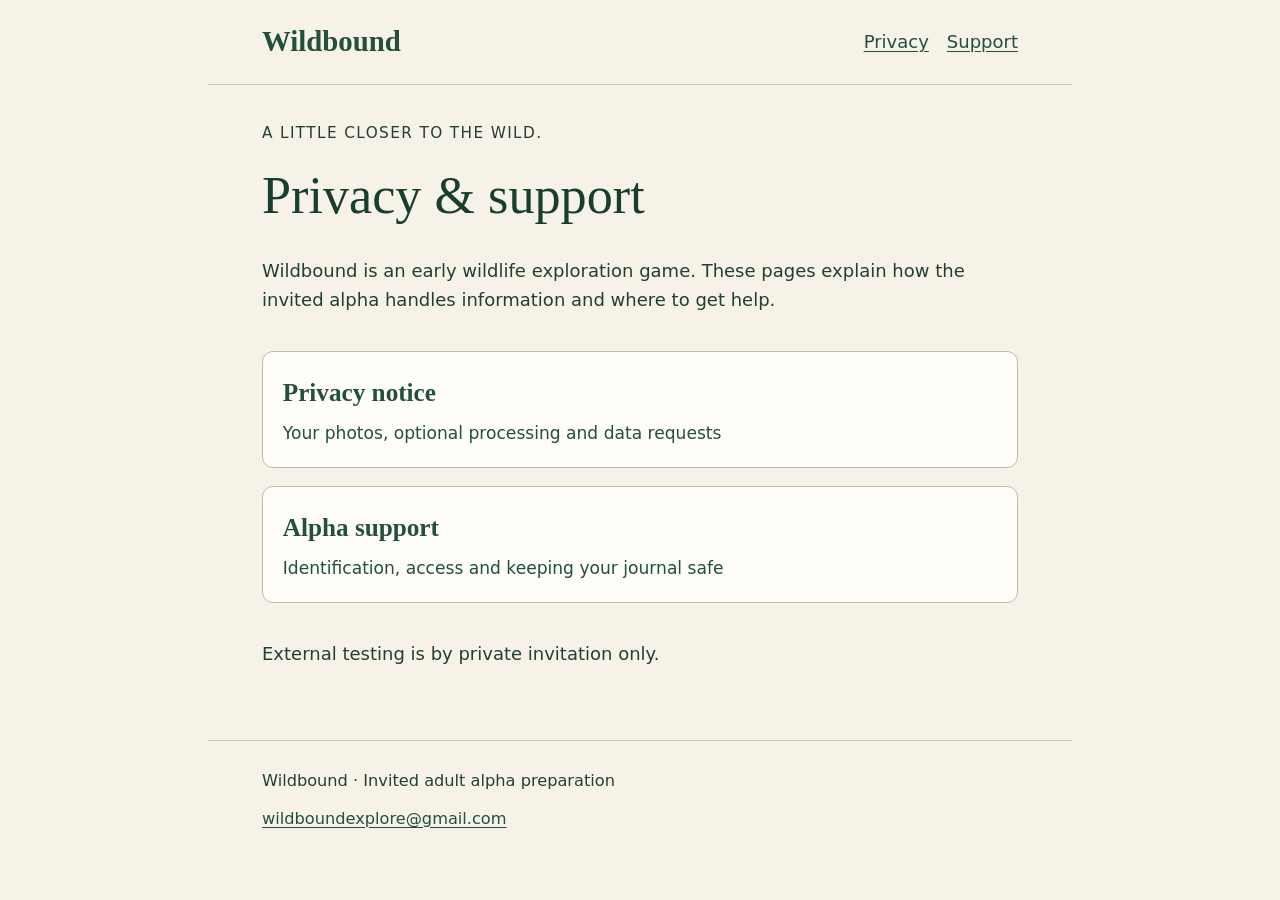
<file: index.html>
<!doctype html>
<html lang="en">
  <head>
    <meta charset="utf-8" />
    <meta name="viewport" content="width=device-width, initial-scale=1" />
    <meta name="robots" content="noindex, nofollow" />
    <meta name="referrer" content="no-referrer" />
    <meta
      http-equiv="Content-Security-Policy"
      content="default-src 'none'; style-src 'self'; img-src 'self'; base-uri 'none'; form-action 'none'"
    />
    <title>Privacy & support · Wildbound</title>
    <link rel="stylesheet" href="./styles.css" />
  </head>
  <body>
    <a class="skip" href="#main">Skip to content</a>
    <header>
      <a class="brand" href="./">Wildbound</a>
      <nav aria-label="Site">
        <a href="./privacy/">Privacy</a><a href="./support/">Support</a>
      </nav>
    </header>
    <main id="main">
      <p class="eyebrow">A little closer to the wild.</p>
      <h1>Privacy &amp; support</h1>
      <p>
        Wildbound is an early wildlife exploration game. These pages explain how
        the invited alpha handles information and where to get help.
      </p>
      <div class="choices">
        <a href="privacy/"
          ><strong>Privacy notice</strong
          ><span>Your photos, optional processing and data requests</span></a
        ><a href="support/"
          ><strong>Alpha support</strong
          ><span>Identification, access and keeping your journal safe</span></a
        >
      </div>
      <p>External testing is by private invitation only.</p>
    </main>
    <footer>
      Wildbound · Invited adult alpha preparation<br />
      <a href="mailto:wildboundexplore@gmail.com">wildboundexplore@gmail.com</a>
    </footer>
  </body>
</html>
</file>
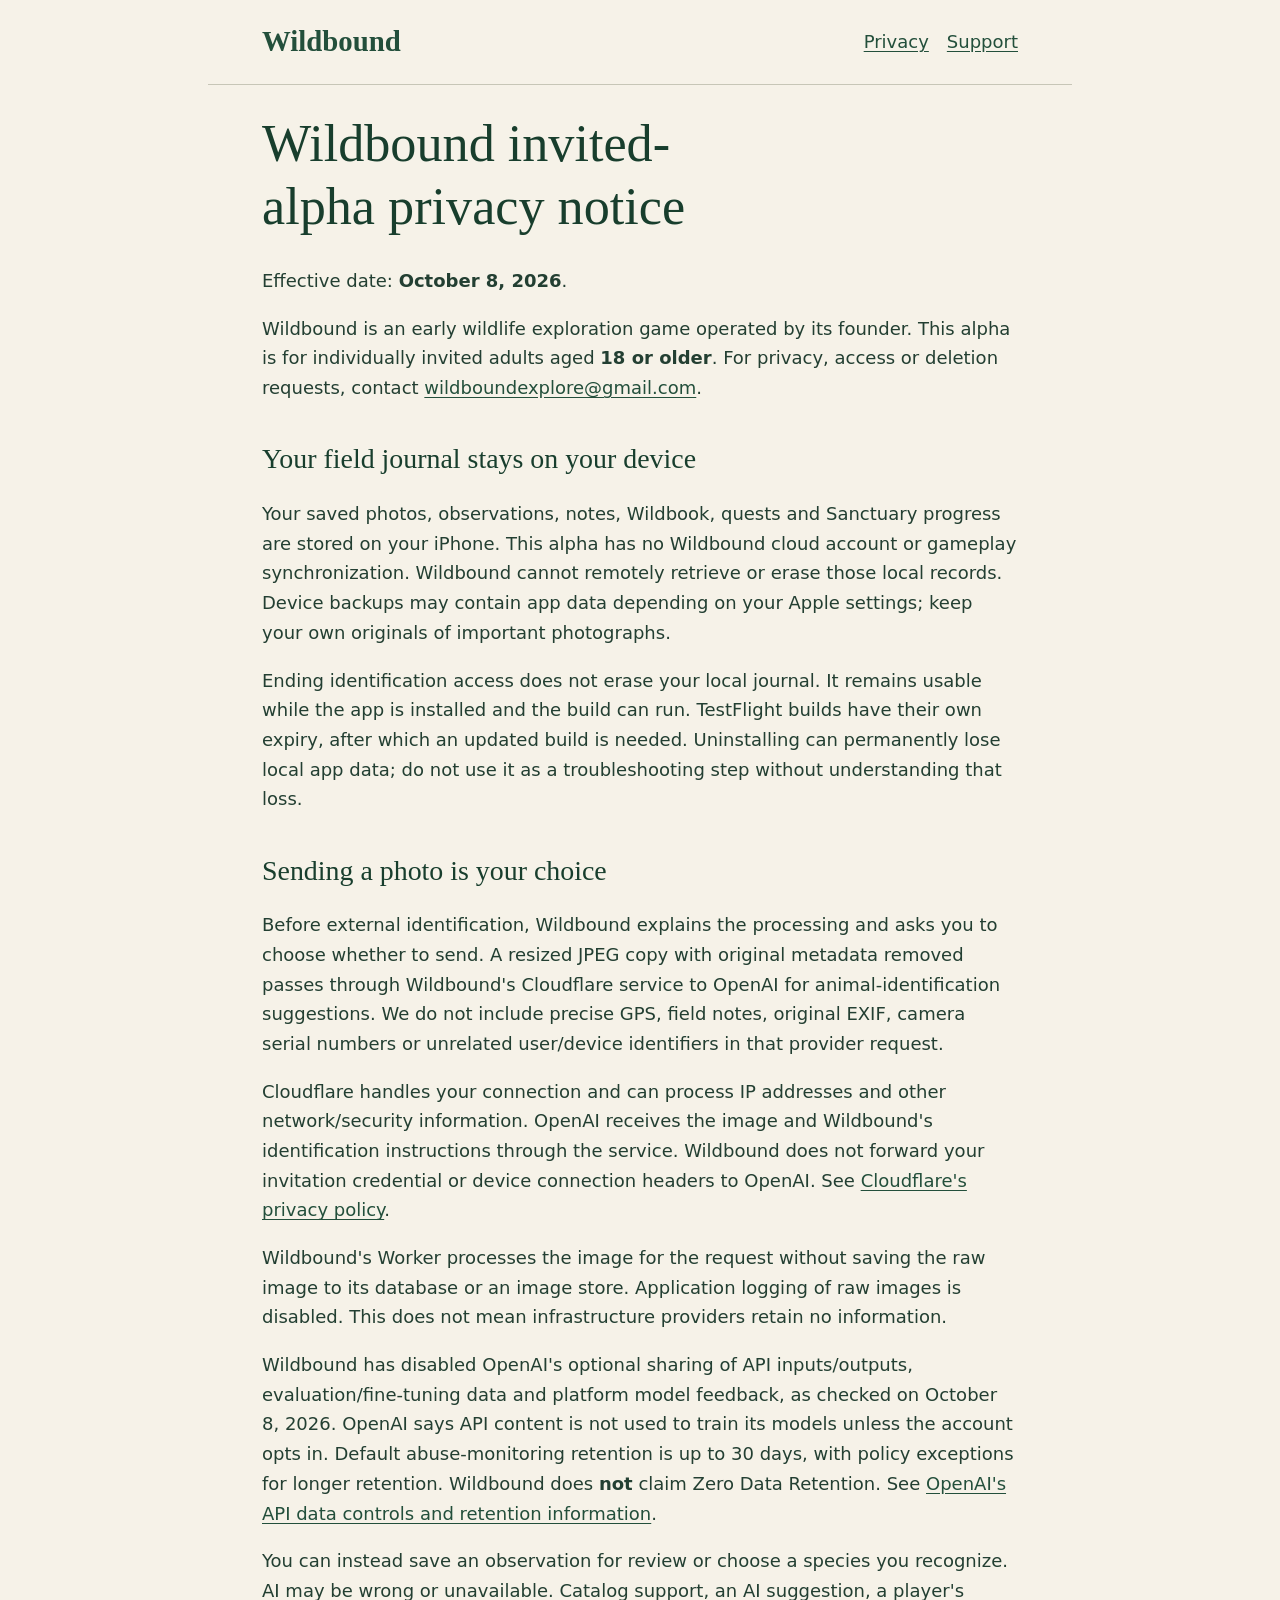
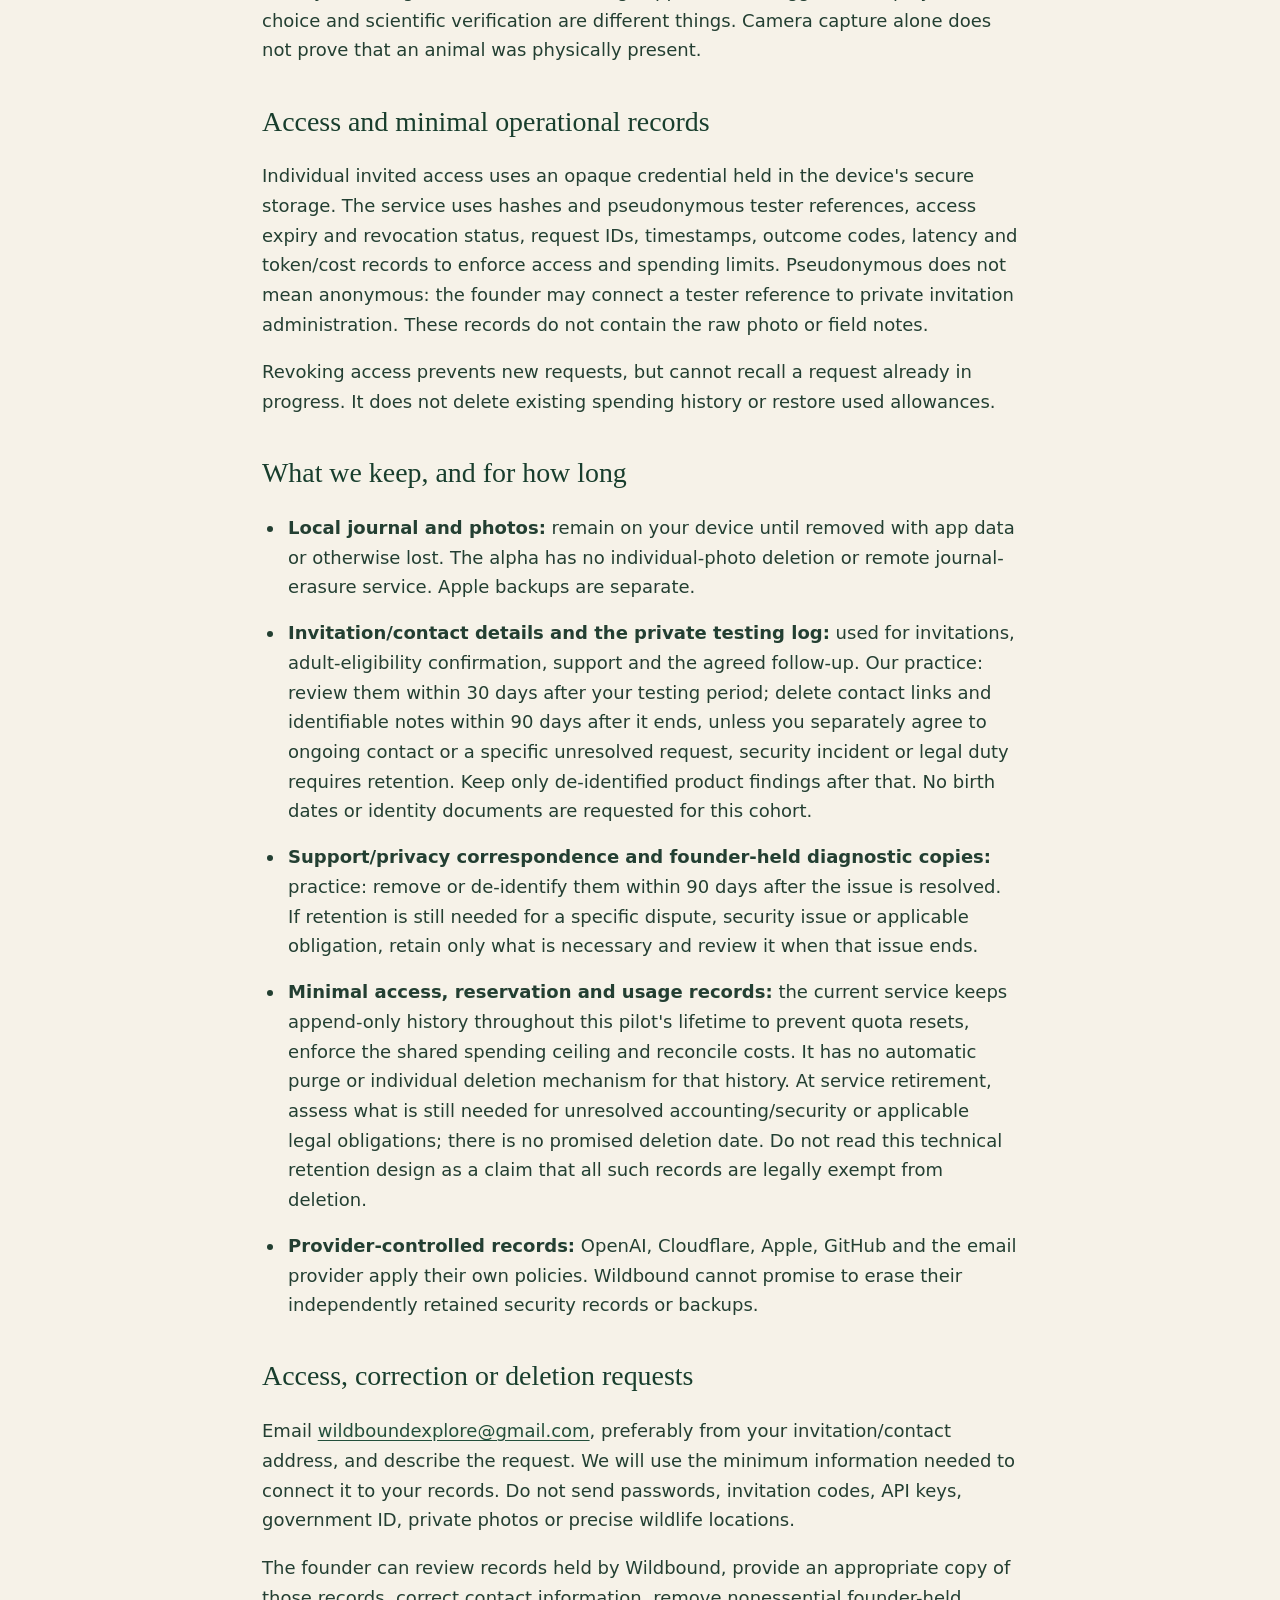
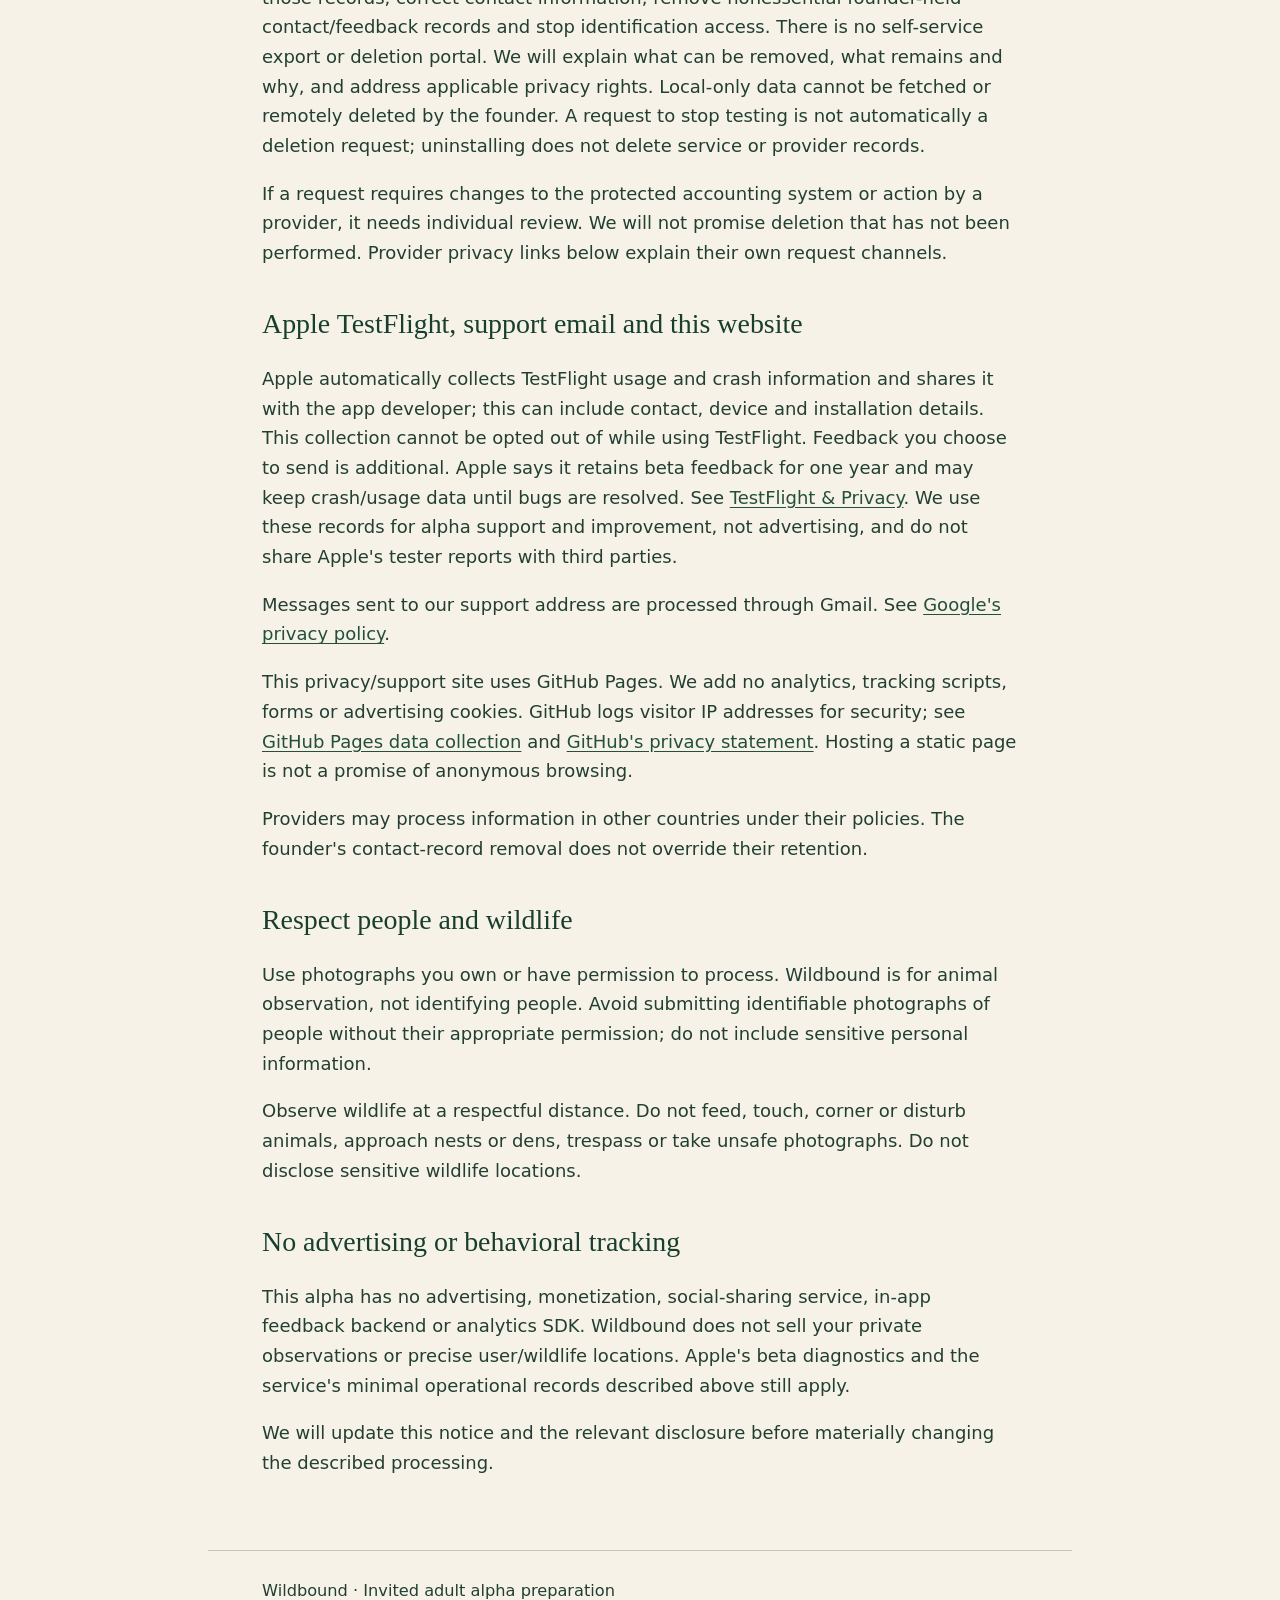
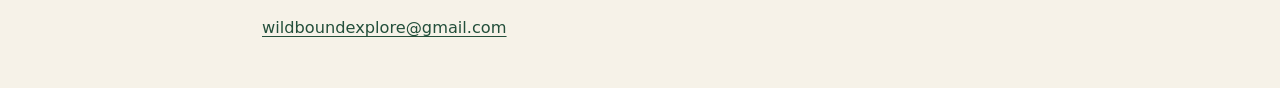
<file: privacy/index.html>
<!doctype html>
<html lang="en">
  <head>
    <meta charset="utf-8" />
    <meta name="viewport" content="width=device-width, initial-scale=1" />
    <meta name="robots" content="noindex, nofollow" />
    <meta name="referrer" content="no-referrer" />
    <meta
      http-equiv="Content-Security-Policy"
      content="default-src 'none'; style-src 'self'; img-src 'self'; base-uri 'none'; form-action 'none'"
    />
    <title>Privacy · Wildbound</title>
    <link rel="stylesheet" href="../styles.css" />
  </head>
  <body>
    <a class="skip" href="#main">Skip to content</a>
    <header>
      <a class="brand" href="../">Wildbound</a>
      <nav aria-label="Site">
        <a href="../privacy/">Privacy</a><a href="../support/">Support</a>
      </nav>
    </header>
    <main id="main">
      <h1>Wildbound invited-alpha privacy notice</h1>
      <p>Effective date: <strong>October 8, 2026</strong>.</p>
      <p>
        Wildbound is an early wildlife exploration game operated by its founder.
        This alpha is for individually invited adults aged
        <strong>18 or older</strong>. For privacy, access or deletion requests,
        contact
        <a href="mailto:wildboundexplore@gmail.com"
          >wildboundexplore@gmail.com</a
        >.
      </p>
      <h2>Your field journal stays on your device</h2>
      <p>
        Your saved photos, observations, notes, Wildbook, quests and Sanctuary
        progress are stored on your iPhone. This alpha has no Wildbound cloud
        account or gameplay synchronization. Wildbound cannot remotely retrieve
        or erase those local records. Device backups may contain app data
        depending on your Apple settings; keep your own originals of important
        photographs.
      </p>
      <p>
        Ending identification access does not erase your local journal. It
        remains usable while the app is installed and the build can run.
        TestFlight builds have their own expiry, after which an updated build is
        needed. Uninstalling can permanently lose local app data; do not use it
        as a troubleshooting step without understanding that loss.
      </p>
      <h2>Sending a photo is your choice</h2>
      <p>
        Before external identification, Wildbound explains the processing and
        asks you to choose whether to send. A resized JPEG copy with original
        metadata removed passes through Wildbound&#x27;s Cloudflare service to
        OpenAI for animal-identification suggestions. We do not include precise
        GPS, field notes, original EXIF, camera serial numbers or unrelated
        user/device identifiers in that provider request.
      </p>
      <p>
        Cloudflare handles your connection and can process IP addresses and
        other network/security information. OpenAI receives the image and
        Wildbound&#x27;s identification instructions through the service.
        Wildbound does not forward your invitation credential or device
        connection headers to OpenAI. See
        <a href="https://www.cloudflare.com/privacypolicy/"
          >Cloudflare&#x27;s privacy policy</a
        >.
      </p>
      <p>
        Wildbound&#x27;s Worker processes the image for the request without
        saving the raw image to its database or an image store. Application
        logging of raw images is disabled. This does not mean infrastructure
        providers retain no information.
      </p>
      <p>
        Wildbound has disabled OpenAI&#x27;s optional sharing of API
        inputs/outputs, evaluation/fine-tuning data and platform model feedback,
        as checked on October 8, 2026. OpenAI says API content is not used to
        train its models unless the account opts in. Default abuse-monitoring
        retention is up to 30 days, with policy exceptions for longer retention.
        Wildbound does <strong>not</strong> claim Zero Data Retention. See
        <a href="https://developers.openai.com/api/docs/guides/your-data"
          >OpenAI&#x27;s API data controls and retention information</a
        >.
      </p>
      <p>
        You can instead save an observation for review or choose a species you
        recognize. AI may be wrong or unavailable. Catalog support, an AI
        suggestion, a player&#x27;s choice and scientific verification are
        different things. Camera capture alone does not prove that an animal was
        physically present.
      </p>
      <h2>Access and minimal operational records</h2>
      <p>
        Individual invited access uses an opaque credential held in the
        device&#x27;s secure storage. The service uses hashes and pseudonymous
        tester references, access expiry and revocation status, request IDs,
        timestamps, outcome codes, latency and token/cost records to enforce
        access and spending limits. Pseudonymous does not mean anonymous: the
        founder may connect a tester reference to private invitation
        administration. These records do not contain the raw photo or field
        notes.
      </p>
      <p>
        Revoking access prevents new requests, but cannot recall a request
        already in progress. It does not delete existing spending history or
        restore used allowances.
      </p>
      <h2>What we keep, and for how long</h2>
      <ul>
        <li>
          <strong>Local journal and photos:</strong> remain on your device until
          removed with app data or otherwise lost. The alpha has no
          individual-photo deletion or remote journal-erasure service. Apple
          backups are separate.
        </li>
        <li>
          <strong
            >Invitation/contact details and the private testing log:</strong
          >
          used for invitations, adult-eligibility confirmation, support and the
          agreed follow-up. Our practice: review them within 30 days after your
          testing period; delete contact links and identifiable notes within 90
          days after it ends, unless you separately agree to ongoing contact or
          a specific unresolved request, security incident or legal duty
          requires retention. Keep only de-identified product findings after
          that. No birth dates or identity documents are requested for this
          cohort.
        </li>
        <li>
          <strong
            >Support/privacy correspondence and founder-held diagnostic
            copies:</strong
          >
          practice: remove or de-identify them within 90 days after the issue is
          resolved. If retention is still needed for a specific dispute,
          security issue or applicable obligation, retain only what is necessary
          and review it when that issue ends.
        </li>
        <li>
          <strong>Minimal access, reservation and usage records:</strong> the
          current service keeps append-only history throughout this pilot&#x27;s
          lifetime to prevent quota resets, enforce the shared spending ceiling
          and reconcile costs. It has no automatic purge or individual deletion
          mechanism for that history. At service retirement, assess what is
          still needed for unresolved accounting/security or applicable legal
          obligations; there is no promised deletion date. Do not read this
          technical retention design as a claim that all such records are
          legally exempt from deletion.
        </li>
        <li>
          <strong>Provider-controlled records:</strong> OpenAI, Cloudflare,
          Apple, GitHub and the email provider apply their own policies.
          Wildbound cannot promise to erase their independently retained
          security records or backups.
        </li>
      </ul>
      <h2>Access, correction or deletion requests</h2>
      <p>
        Email
        <a href="mailto:wildboundexplore@gmail.com"
          >wildboundexplore@gmail.com</a
        >, preferably from your invitation/contact address, and describe the
        request. We will use the minimum information needed to connect it to
        your records. Do not send passwords, invitation codes, API keys,
        government ID, private photos or precise wildlife locations.
      </p>
      <p>
        The founder can review records held by Wildbound, provide an appropriate
        copy of those records, correct contact information, remove nonessential
        founder-held contact/feedback records and stop identification access.
        There is no self-service export or deletion portal. We will explain what
        can be removed, what remains and why, and address applicable privacy
        rights. Local-only data cannot be fetched or remotely deleted by the
        founder. A request to stop testing is not automatically a deletion
        request; uninstalling does not delete service or provider records.
      </p>
      <p>
        If a request requires changes to the protected accounting system or
        action by a provider, it needs individual review. We will not promise
        deletion that has not been performed. Provider privacy links below
        explain their own request channels.
      </p>
      <h2>Apple TestFlight, support email and this website</h2>
      <p>
        Apple automatically collects TestFlight usage and crash information and
        shares it with the app developer; this can include contact, device and
        installation details. This collection cannot be opted out of while using
        TestFlight. Feedback you choose to send is additional. Apple says it
        retains beta feedback for one year and may keep crash/usage data until
        bugs are resolved. See
        <a href="https://www.apple.com/legal/privacy/data/en/test-flight/"
          >TestFlight &amp; Privacy</a
        >. We use these records for alpha support and improvement, not
        advertising, and do not share Apple&#x27;s tester reports with third
        parties.
      </p>
      <p>
        Messages sent to our support address are processed through Gmail. See
        <a href="https://policies.google.com/privacy"
          >Google&#x27;s privacy policy</a
        >.
      </p>
      <p>
        This privacy/support site uses GitHub Pages. We add no analytics,
        tracking scripts, forms or advertising cookies. GitHub logs visitor IP
        addresses for security; see
        <a
          href="https://docs.github.com/en/pages/getting-started-with-github-pages/what-is-github-pages#data-collection"
          >GitHub Pages data collection</a
        >
        and
        <a
          href="https://docs.github.com/en/site-policy/privacy-policies/github-general-privacy-statement"
          >GitHub&#x27;s privacy statement</a
        >. Hosting a static page is not a promise of anonymous browsing.
      </p>
      <p>
        Providers may process information in other countries under their
        policies. The founder&#x27;s contact-record removal does not override
        their retention.
      </p>
      <h2>Respect people and wildlife</h2>
      <p>
        Use photographs you own or have permission to process. Wildbound is for
        animal observation, not identifying people. Avoid submitting
        identifiable photographs of people without their appropriate permission;
        do not include sensitive personal information.
      </p>
      <p>
        Observe wildlife at a respectful distance. Do not feed, touch, corner or
        disturb animals, approach nests or dens, trespass or take unsafe
        photographs. Do not disclose sensitive wildlife locations.
      </p>
      <h2>No advertising or behavioral tracking</h2>
      <p>
        This alpha has no advertising, monetization, social-sharing service,
        in-app feedback backend or analytics SDK. Wildbound does not sell your
        private observations or precise user/wildlife locations. Apple&#x27;s
        beta diagnostics and the service&#x27;s minimal operational records
        described above still apply.
      </p>
      <p>
        We will update this notice and the relevant disclosure before materially
        changing the described processing.
      </p>
    </main>
    <footer>
      Wildbound · Invited adult alpha preparation<br />
      <a href="mailto:wildboundexplore@gmail.com">wildboundexplore@gmail.com</a>
    </footer>
  </body>
</html>
</file>
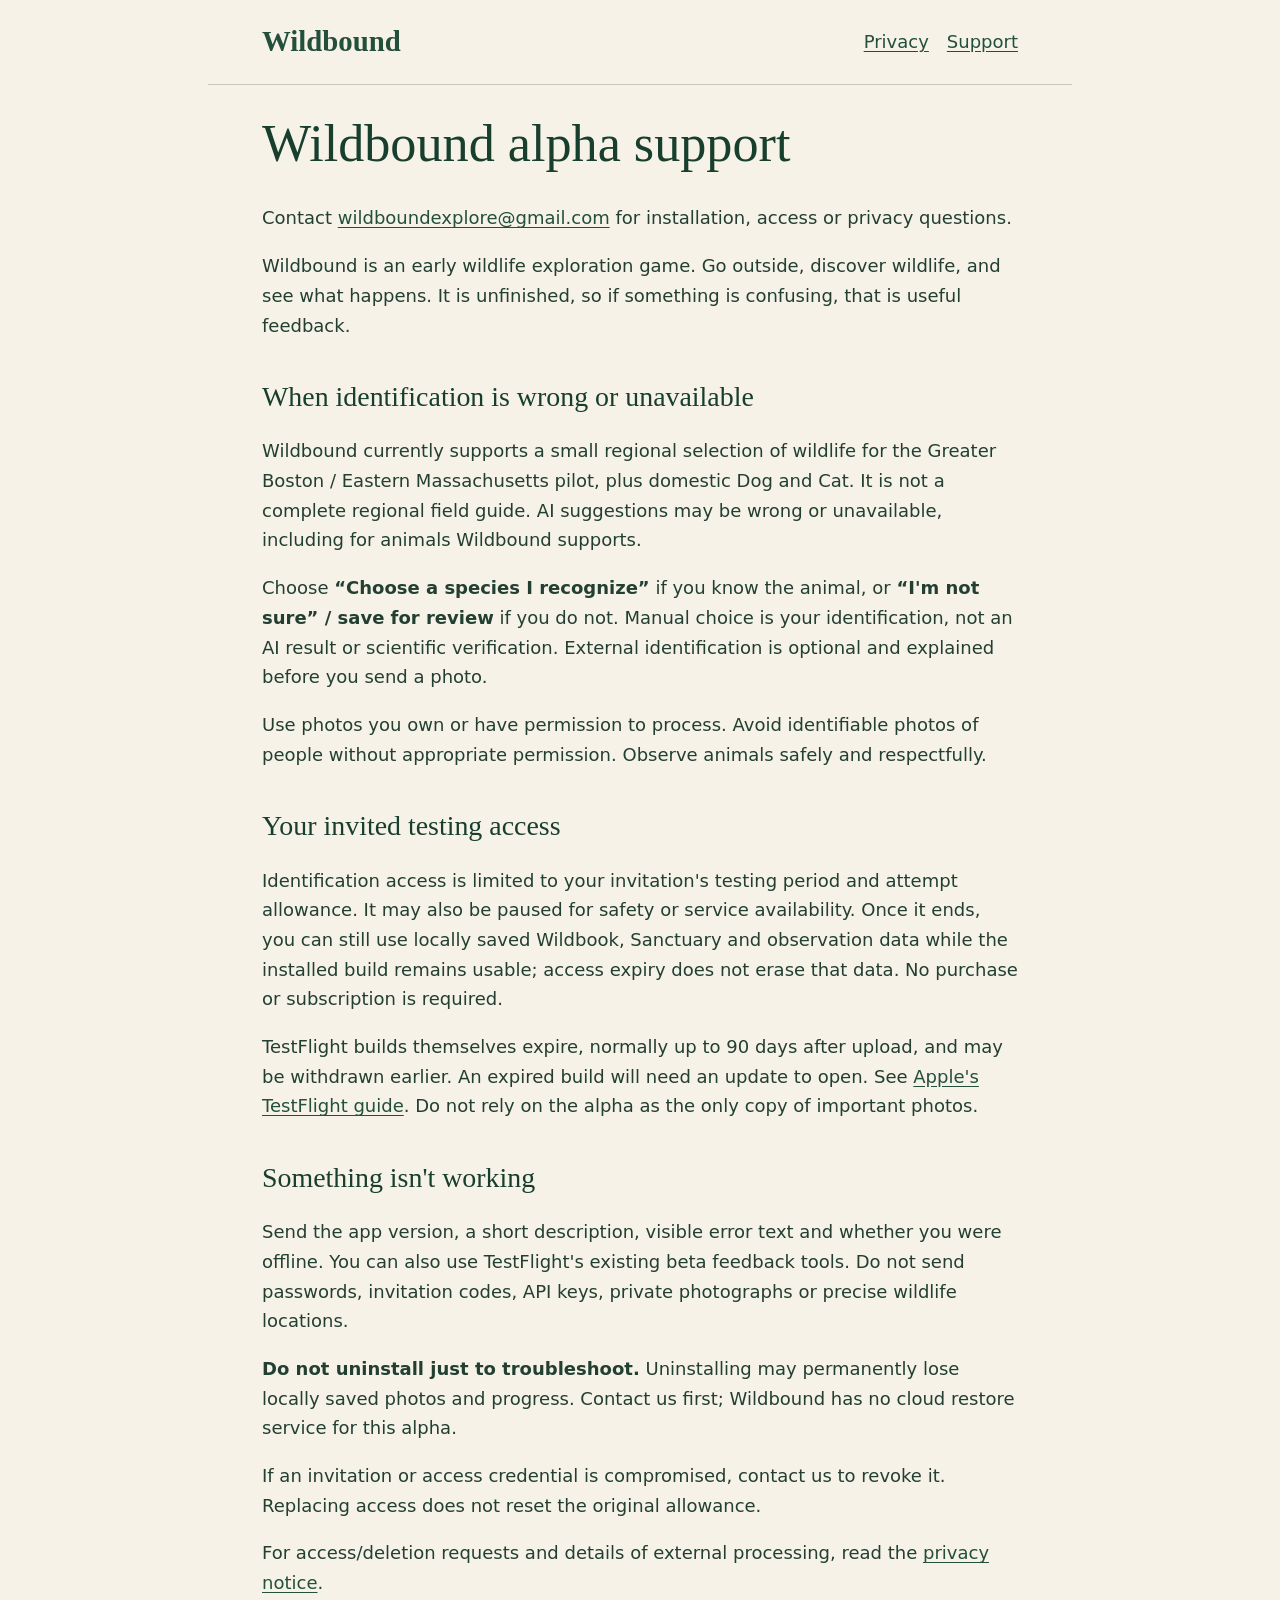
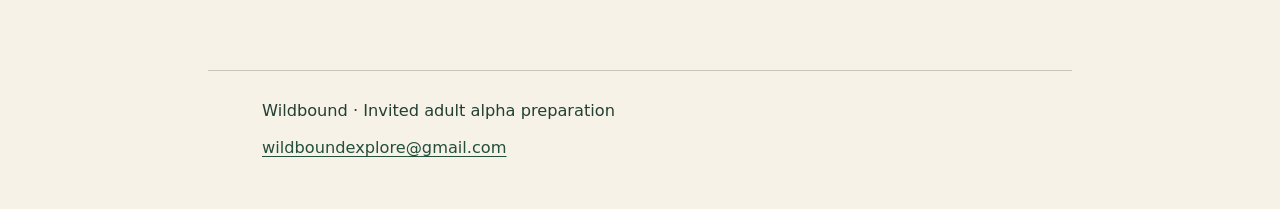
<file: support/index.html>
<!doctype html>
<html lang="en">
  <head>
    <meta charset="utf-8" />
    <meta name="viewport" content="width=device-width, initial-scale=1" />
    <meta name="robots" content="noindex, nofollow" />
    <meta name="referrer" content="no-referrer" />
    <meta
      http-equiv="Content-Security-Policy"
      content="default-src 'none'; style-src 'self'; img-src 'self'; base-uri 'none'; form-action 'none'"
    />
    <title>Support · Wildbound</title>
    <link rel="stylesheet" href="../styles.css" />
  </head>
  <body>
    <a class="skip" href="#main">Skip to content</a>
    <header>
      <a class="brand" href="../">Wildbound</a>
      <nav aria-label="Site">
        <a href="../privacy/">Privacy</a><a href="../support/">Support</a>
      </nav>
    </header>
    <main id="main">
      <h1>Wildbound alpha support</h1>
      <p>
        Contact
        <a href="mailto:wildboundexplore@gmail.com"
          >wildboundexplore@gmail.com</a
        >
        for installation, access or privacy questions.
      </p>
      <p>
        Wildbound is an early wildlife exploration game. Go outside, discover
        wildlife, and see what happens. It is unfinished, so if something is
        confusing, that is useful feedback.
      </p>
      <h2>When identification is wrong or unavailable</h2>
      <p>
        Wildbound currently supports a small regional selection of wildlife for
        the Greater Boston / Eastern Massachusetts pilot, plus domestic Dog and
        Cat. It is not a complete regional field guide. AI suggestions may be
        wrong or unavailable, including for animals Wildbound supports.
      </p>
      <p>
        Choose <strong>“Choose a species I recognize”</strong> if you know the
        animal, or <strong>“I&#x27;m not sure” / save for review</strong> if you
        do not. Manual choice is your identification, not an AI result or
        scientific verification. External identification is optional and
        explained before you send a photo.
      </p>
      <p>
        Use photos you own or have permission to process. Avoid identifiable
        photos of people without appropriate permission. Observe animals safely
        and respectfully.
      </p>
      <h2>Your invited testing access</h2>
      <p>
        Identification access is limited to your invitation&#x27;s testing
        period and attempt allowance. It may also be paused for safety or
        service availability. Once it ends, you can still use locally saved
        Wildbook, Sanctuary and observation data while the installed build
        remains usable; access expiry does not erase that data. No purchase or
        subscription is required.
      </p>
      <p>
        TestFlight builds themselves expire, normally up to 90 days after
        upload, and may be withdrawn earlier. An expired build will need an
        update to open. See
        <a href="https://testflight.apple.com/">Apple&#x27;s TestFlight guide</a
        >. Do not rely on the alpha as the only copy of important photos.
      </p>
      <h2>Something isn&#x27;t working</h2>
      <p>
        Send the app version, a short description, visible error text and
        whether you were offline. You can also use TestFlight&#x27;s existing
        beta feedback tools. Do not send passwords, invitation codes, API keys,
        private photographs or precise wildlife locations.
      </p>
      <p>
        <strong>Do not uninstall just to troubleshoot.</strong> Uninstalling may
        permanently lose locally saved photos and progress. Contact us first;
        Wildbound has no cloud restore service for this alpha.
      </p>
      <p>
        If an invitation or access credential is compromised, contact us to
        revoke it. Replacing access does not reset the original allowance.
      </p>
      <p>
        For access/deletion requests and details of external processing, read
        the <a href="../privacy/">privacy notice</a>.
      </p>
    </main>
    <footer>
      Wildbound · Invited adult alpha preparation<br />
      <a href="mailto:wildboundexplore@gmail.com">wildboundexplore@gmail.com</a>
    </footer>
  </body>
</html>
</file>
<file: styles.css>
* {
  box-sizing: border-box;
}
:root {
  color-scheme: light;
  font-family: system-ui, sans-serif;
  color: #233f32;
  background: #f6f2e8;
  font-size: 18px;
}
body {
  margin: 0;
  line-height: 1.65;
}
a {
  color: #234f3b;
  text-underline-offset: 0.18em;
  overflow-wrap: anywhere;
}
a:hover {
  text-decoration-thickness: 0.13em;
}
a:focus-visible {
  outline: 3px solid #806026;
  outline-offset: 4px;
  border-radius: 2px;
}
header,
main,
footer,
.review {
  max-width: 48rem;
  margin-inline: auto;
  padding-inline: clamp(1.15rem, 5vw, 3rem);
}
header {
  display: flex;
  flex-wrap: wrap;
  justify-content: space-between;
  align-items: center;
  gap: 0.5rem;
  padding-block: 1rem;
  border-bottom: 1px solid #c7c6b7;
}
.brand {
  font-family: Georgia, serif;
  font-weight: 700;
  font-size: 1.6rem;
  text-decoration: none;
  min-height: 48px;
  display: inline-flex;
  align-items: center;
}
nav {
  display: flex;
  flex-wrap: wrap;
  gap: 1rem;
}
nav a {
  display: inline-flex;
  align-items: center;
  min-height: 48px;
}
.review {
  margin-block: 1rem;
  font-size: 0.85rem;
  padding-block: 0.7rem;
  border-left: 3px solid #8e743e;
  background: #ece5d3;
}
main {
  padding-block: 1rem 3rem;
}
h1,
h2 {
  font-family: Georgia, serif;
  color: #183e2d;
  line-height: 1.2;
  text-wrap: balance;
}
h1 {
  font-size: clamp(2rem, 5vw, 2.9rem);
  font-weight: 500;
  margin-block: 0.5rem 1.6rem;
}
h2 {
  font-size: 1.55rem;
  margin-top: 2.2rem;
  font-weight: 500;
}
p {
  margin-block: 1rem;
}
li {
  margin-block: 0.9rem;
  padding-left: 0.2rem;
}
ul {
  padding-left: 1.25rem;
}
footer {
  padding-block: 1.5rem 2rem;
  border-top: 1px solid #c7c6b7;
  font-size: 0.9rem;
}
footer a {
  display: inline-flex;
  align-items: center;
  min-height: 48px;
}
.eyebrow {
  font-size: 0.85rem;
  letter-spacing: 0.09em;
  text-transform: uppercase;
}
.choices {
  display: grid;
  gap: 1rem;
  margin-block: 2rem;
}
.choices a {
  display: block;
  padding: 1.1rem;
  background: #fffdf7;
  border: 1px solid #b9bdac;
  border-radius: 0.6rem;
  text-decoration: none;
}
.choices strong,
.choices span {
  display: block;
}
.choices strong {
  font-family: Georgia, serif;
  font-size: 1.4rem;
}
.choices span {
  font-size: 0.95rem;
  margin-top: 0.3rem;
}
.skip {
  position: fixed;
  z-index: 2;
  top: -10rem;
  left: 1rem;
  background: #fff;
  padding: 0.75rem;
}
.skip:focus {
  top: 1rem;
}
@media (max-width: 420px) {
  :root {
    font-size: 17px;
  }
  header {
    align-items: flex-start;
  }
}
</file>
